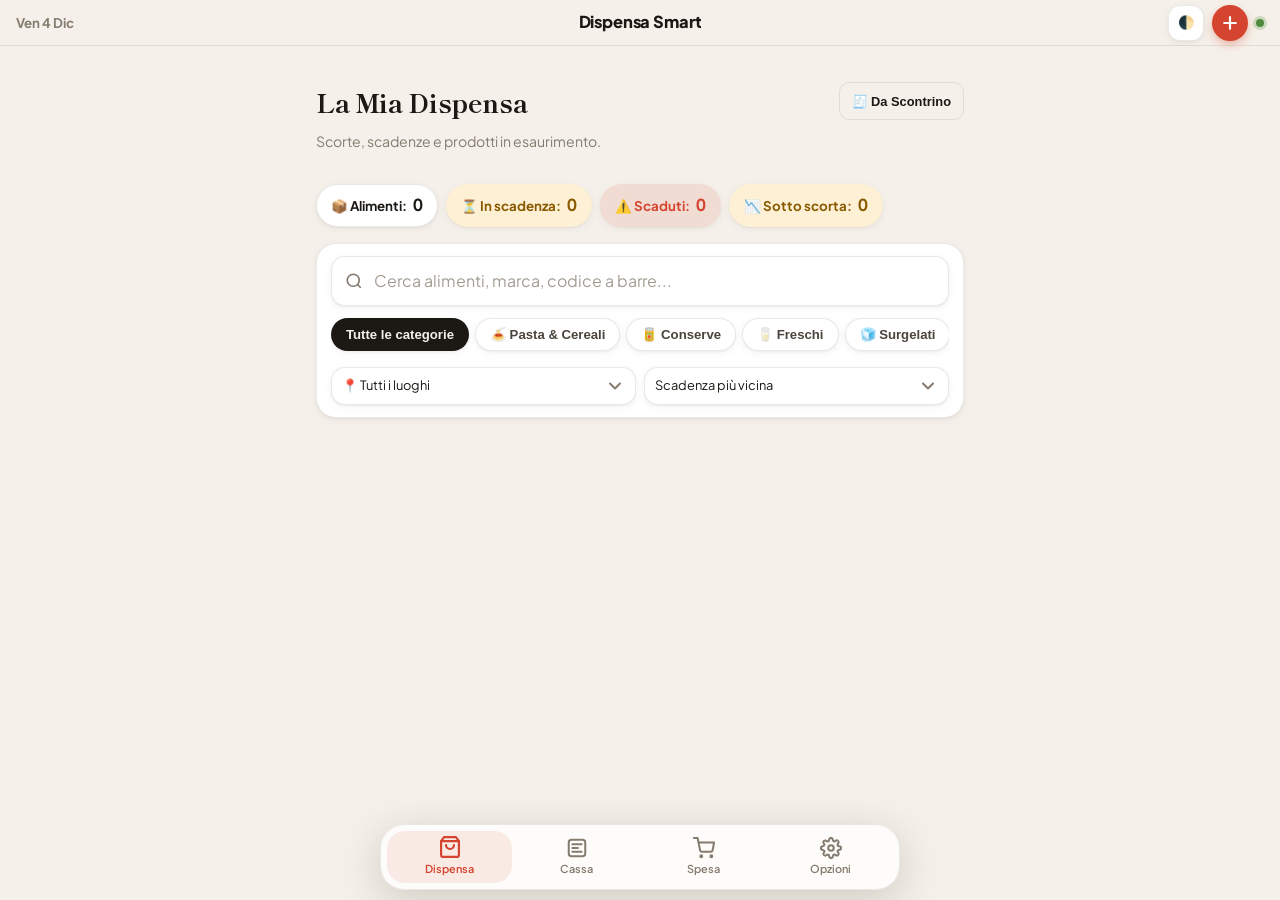
<file: index.html>
<!DOCTYPE html>
<html lang="it">
<head>
  <meta charset="utf-8">
  <meta name="viewport" content="width=device-width, initial-scale=1, maximum-scale=1, user-scalable=no, viewport-fit=cover">
  <title>Dispensa Smart</title>
  <meta name="description" content="Gestione intelligente della dispensa, spesa e cassa continua con lettore barcode e QR code.">

  <!-- Theme color for light/dark matching jp27-trip -->
  <meta name="theme-color" content="#f5f1ea" media="(prefers-color-scheme: light)">
  <meta name="theme-color" content="#0e0d0c" media="(prefers-color-scheme: dark)">
  <meta name="apple-mobile-web-app-capable" content="yes">
  <meta name="mobile-web-app-capable" content="yes">
  <meta name="apple-mobile-web-app-status-bar-style" content="default">
  <meta name="apple-mobile-web-app-title" content="Dispensa">

  <!-- Icons & Manifest -->
  <link rel="manifest" href="manifest.json">
  <link rel="icon" type="image/png" sizes="192x192" href="icons/icon-192.png">
  <link rel="apple-touch-icon" href="icons/apple-touch-icon.png">

  <!-- Fonts Google matching jp27-trip -->
  <link rel="preconnect" href="https://fonts.googleapis.com">
  <link rel="preconnect" href="https://fonts.gstatic.com" crossorigin>
  <link href="https://fonts.googleapis.com/css2?family=Plus+Jakarta+Sans:wght@400;500;600;700;800&family=Shippori+Mincho:wght@800&display=swap" rel="stylesheet">

  <link rel="stylesheet" href="css/style.css">

  <!-- Theme initialization inline script (jp27-trip pattern) -->
  <script>
    try {
      const t = JSON.parse(localStorage.getItem("dispensa:theme") || '""');
      if (t) document.documentElement.dataset.theme = t;
    } catch (e) {}
  </script>
</head>
<body>

  <!-- Header Stile App iPhone (jp27-trip .top) -->
  <header class="top" id="top-bar">
    <div class="tb-l">
      <span class="tbdate" id="header-date">Dispensa</span>
    </div>
    <div class="ctitle" id="ctitle">Dispensa Smart</div>
    <div class="tb-r">
      <button id="theme-toggle-btn" class="round" title="Cambia tema chiaro/scuro" onclick="toggleAppTheme()">
        🌓
      </button>
      <button id="header-add-btn" class="tbplus" title="Nuovo alimento" onclick="window.pantryManager.openAddModal()">
        <svg width="20" height="20" viewBox="0 0 24 24" fill="none" stroke="currentColor" stroke-width="2.6" stroke-linecap="round"><path d="M12 5v14M5 12h14"/></svg>
      </button>
      <span id="connection-sync-dot" class="sync-dot on" title="Stato connessione: Online"></span>
    </div>
  </header>

  <!-- PWA Install / Update Banners -->
  <div class="container" style="padding-bottom: 0;">
    <div id="pwa-update-banner" class="pwa-banner-card update" style="display: none;">
      <div><strong>⚡ Aggiornamento disponibile</strong><div class="muted small">Nuova versione pronta per l'installazione</div></div>
      <button id="btn-apply-update" class="btn small dark">Ricarica</button>
    </div>

    <div id="pwa-install-banner" class="pwa-banner-card install" style="display: none;">
      <div><strong>Installa l'App</strong><div class="muted small">Aggiungila alla Home come app nativa</div></div>
      <button class="btn small primary" onclick="window.pwaManager.promptInstall()">Installa</button>
    </div>
  </div>

  <!-- Main View Container -->
  <main class="container">

    <!-- ============================================================== -->
    <!-- VIEW 1: PANTRY (DISPENSA)                                      -->
    <!-- ============================================================== -->
    <section id="view-pantry" class="view-section active">
      <div style="margin: 4px 0 16px; display: flex; justify-content: space-between; align-items: flex-start; gap: 8px;">
        <div>
          <h2 class="serif">La Mia Dispensa</h2>
          <p class="lead">Scorte, scadenze e prodotti in esaurimento.</p>
        </div>
        <button class="btn small ghost" onclick="window.receiptManager.openReceiptModal()" title="Importa molti articoli da scontrino">
          🧾 Da Scontrino
        </button>
      </div>

      <!-- Quick Metrics Pills (.gpills & .gpill da jp27-trip) -->
      <div class="gpills">
        <div class="gpill">
          <span>📦 Alimenti:</span>
          <b id="stat-total-items">0</b>
        </div>
        <div class="gpill warn">
          <span>⏳ In scadenza:</span>
          <b id="stat-expiring-soon">0</b>
        </div>
        <div class="gpill danger">
          <span>⚠️ Scaduti:</span>
          <b id="stat-expired">0</b>
        </div>
        <div class="gpill warn">
          <span>📉 Sotto scorta:</span>
          <b id="stat-low-stock">0</b>
        </div>
      </div>

      <!-- Search & Chips Filter -->
      <div class="card" style="padding: 12px 14px;">
        <div class="searchbox">
          <svg width="18" height="18" viewBox="0 0 24 24" fill="none" stroke="currentColor" stroke-width="2.2"><circle cx="11" cy="11" r="8"></circle><line x1="21" y1="21" x2="16.65" y2="16.65"></line></svg>
          <input type="text" id="pantry-search" placeholder="Cerca alimenti, marca, codice a barre..." oninput="window.pantryManager.setSearchQuery(this.value)">
        </div>

        <!-- Chips Categorie a Scorrimento Orizzontale (.chips & .chip) -->
        <div class="chips" id="category-pills">
          <button class="chip on" onclick="setCategoryFilter('all', this)">Tutte le categorie</button>
          <button class="chip" onclick="setCategoryFilter('Pasta & Cereali', this)">🍝 Pasta & Cereali</button>
          <button class="chip" onclick="setCategoryFilter('Conserve & Sughi', this)">🥫 Conserve</button>
          <button class="chip" onclick="setCategoryFilter('Freschi & Latticini', this)">🥛 Freschi</button>
          <button class="chip" onclick="setCategoryFilter('Surgelati', this)">🧊 Surgelati</button>
          <button class="chip" onclick="setCategoryFilter('Snack & Dolci', this)">🍪 Snack & Dolci</button>
          <button class="chip" onclick="setCategoryFilter('Bevande', this)">☕ Bevande</button>
          <button class="chip" onclick="setCategoryFilter('Condimenti & Spezie', this)">🧂 Condimenti</button>
          <button class="chip" onclick="setCategoryFilter('Igiene & Casa', this)">🧼 Casa</button>
          <button class="chip" onclick="setCategoryFilter('Altro', this)">📦 Altro</button>
        </div>

        <div style="display: flex; justify-content: space-between; align-items: center; margin-top: 6px; font-size: 0.82rem; gap: 8px;">
          <select style="min-height: 38px; padding: 6px 30px 6px 10px; font-size: 0.82rem;" onchange="window.pantryManager.setFilterLocation(this.value)">
            <option value="all">📍 Tutti i luoghi</option>
            <option value="Dispensa">Dispensa</option>
            <option value="Frigo">Frigo</option>
            <option value="Freezer">Freezer</option>
            <option value="Cantina">Cantina</option>
            <option value="Ripostiglio">Ripostiglio</option>
          </select>

          <select style="min-height: 38px; padding: 6px 30px 6px 10px; font-size: 0.82rem;" onchange="window.pantryManager.setSortBy(this.value)">
            <option value="expiry_asc">Scadenza più vicina</option>
            <option value="name_asc">Nome (A - Z)</option>
            <option value="qty_desc">Quantità maggiore</option>
            <option value="recent">Ultimi aggiornati</option>
          </select>
        </div>
      </div>

      <!-- Pantry Grid -->
      <div id="pantry-grid" class="pantry-grid"></div>

      <!-- Empty State -->
      <div id="pantry-empty-state" class="card" style="display: none; text-align: center; padding: 36px 16px;">
        <div style="font-size: 2.8rem; margin-bottom: 8px;">🥫</div>
        <h3>Nessun alimento trovato</h3>
        <p class="muted small">Aggiungi nuovi alimenti o usa la Cassa Scanner o l'Import da Scontrino.</p>
      </div>
    </section>

    <!-- ============================================================== -->
    <!-- VIEW 2: CASHIER SCANNER (CASSA SUPERMERCATO)                  -->
    <!-- ============================================================== -->
    <section id="view-cashier" class="view-section">
      <div class="cashier-wrap">

        <div style="margin: 4px 0 10px; display: flex; justify-content: space-between; align-items: flex-start; gap: 8px;">
          <div>
            <h2 class="serif">Cassa Continua</h2>
            <p class="lead">Passa i prodotti a nastro con feedback sonoro e aptico.</p>
          </div>
          <button class="btn small" onclick="window.receiptManager.openReceiptModal()" title="Hai uno scontrino intero?">
            🧾 Da Scontrino
          </button>
        </div>

        <!-- Selettore Modalità Cassa (.mode-segmented) -->
        <div class="mode-segmented">
          <button class="mode-seg-btn active" onclick="setCashierMode('pantry_load', this)">📦 Carico Dispensa</button>
          <button class="mode-seg-btn" onclick="setCashierMode('pantry_consume', this)">🍽️ Scarico</button>
          <button class="mode-seg-btn" onclick="setCashierMode('shopping_list', this)">🛒 Lista Spesa</button>
        </div>

        <!-- Camera Viewfinder con Autofocus e Zoom -->
        <div class="camera-container">
          <div id="qr-reader"></div>

          <div id="scanner-overlay" class="scanner-overlay">
            <div class="scanner-frame">
              <div id="scanner-laser-beam" class="scanner-red-laser"></div>
            </div>

            <!-- Controlli Rapidi Floating: Zoom, Autofocus, Torcia, Switch -->
            <div class="cam-controls-top">
              <button id="btn-toggle-zoom" class="btn-cam-zoom" onclick="window.cashierScanner.toggleZoom()" title="Zoom 1x / 2x" style="display: none;">
                1x
              </button>
              <button class="round" onclick="window.cashierScanner.triggerRefocus()" title="Metti a fuoco (Tap to focus)" style="background: rgba(255,255,255,0.88);">
                🎯
              </button>
              <button id="btn-toggle-torch" class="round" onclick="window.cashierScanner.toggleTorch()" title="Torcia" style="display: none; background: rgba(255,255,255,0.88);">
                💡
              </button>
              <button class="round" onclick="window.cashierScanner.switchCamera()" title="Cambia camera" style="background: rgba(255,255,255,0.88);">
                🔄
              </button>
            </div>

            <div class="cam-pill-status" id="scanner-status-text">
              Inquadra il codice a barre • Tocca per mettere a fuoco • Usa 2x per codici piccoli
            </div>
          </div>
        </div>

        <!-- Simulatore Rapido Barcode (jp27-trip style) -->
        <div class="sim-drawer">
          <div class="sim-title">⚡ Simulatore Rapido Cassa (Test Senza Camera)</div>
          <div class="sim-chips">
            <button class="chip" data-code="8076809513753">🍝 Spaghetti Barilla</button>
            <button class="chip" data-code="8005110000000">🥫 Passata Mutti</button>
            <button class="chip" data-code="8001300214619">🥛 Latte Granarolo</button>
            <button class="chip" data-code="8000500310427">🍫 Nutella Ferrero</button>
            <button class="chip" data-code="8000050800010">☕ Caffè Lavazza</button>
            <button class="chip" data-code="8001120790100">🐟 Tonno Rio Mare</button>
          </div>
          <div style="display: flex; gap: 8px;">
            <input type="text" id="manual-barcode-input" placeholder="Digita codice a barre manuale..." style="flex: 1; min-height: 42px; padding: 8px 12px; font-size: 0.9rem;">
            <button id="btn-manual-scan" class="btn small dark">Bip!</button>
            <label class="btn small" style="cursor: pointer;" title="Carica foto barcode">
              📷
              <input type="file" id="qr-input-file" accept="image/*" style="display: none;">
            </label>
          </div>
        </div>

        <!-- Scontrino / Nastro Cassa Live (.receipt-box) -->
        <div class="receipt-box">
          <div class="receipt-head">
            <div style="display: flex; align-items: center; gap: 8px;">
              <span style="font-size: 1.15rem;">🧾</span>
              <strong>Nastro Cassa Supermercato</strong>
            </div>
            <button class="btn small ghost" onclick="window.cashierScanner.clearTicket()">Svuota</button>
          </div>

          <div id="ticket-empty-state" style="padding: 28px 16px; text-align: center;">
            <p class="muted small" style="margin: 0;">Nessun prodotto ancora sul nastro. Scansiona in sequenza continua!</p>
          </div>

          <div id="cashier-ticket-list" class="receipt-tape"></div>

          <div id="ticket-footer" class="receipt-foot" style="display: none;">
            <div>
              <span id="ticket-total-count" class="muted small">0 articoli</span>
              <div id="ticket-total-price" class="receipt-total-val">0,00 €</div>
            </div>
            <button id="cashier-confirm-btn" class="btn primary" onclick="window.cashierScanner.submitTicket()">
              Salva in Dispensa
            </button>
          </div>
        </div>

      </div>
    </section>

    <!-- ============================================================== -->
    <!-- VIEW 3: SHOPPING LIST & EXPENSES TRACKER                       -->
    <!-- ============================================================== -->
    <section id="view-shopping" class="view-section">
      <div style="margin: 4px 0 16px; display: flex; justify-content: space-between; align-items: flex-start; gap: 10px; flex-wrap: wrap;">
        <div>
          <h2 class="serif">Spesa & Budget</h2>
          <p class="lead">Lista intelligente e monitoraggio dei costi.</p>
        </div>
        <div style="display: flex; gap: 6px;">
          <button class="btn small primary" onclick="window.receiptManager.openReceiptModal()">
            🧾 Importa da Scontrino
          </button>
          <button class="btn small" onclick="window.shoppingManager.openManualExpenseModal()">
            + Manuale
          </button>
        </div>
      </div>

      <!-- Riepilogo Mensile jp27-trip Spese -->
      <div class="gpills">
        <div class="gpill ok">
          <span>Speso questo mese:</span>
          <b id="expense-month-total">0,00 €</b>
        </div>
        <div class="gpill">
          <span>Spese:</span>
          <b id="expense-trip-count">0</b>
        </div>
        <div class="gpill">
          <span>Media spesa:</span>
          <b id="expense-avg-amount">0,00 €</b>
        </div>
      </div>

      <!-- Input Rapido Aggiunta Articolo -->
      <div class="card" style="padding: 12px 14px;">
        <div style="display: flex; gap: 8px; flex-wrap: wrap;">
          <input type="text" id="quick-add-input" placeholder="Cosa devi comprare? (es. Caffè, Latte...)" style="flex: 2; min-width: 170px;" onkeypress="if(event.key==='Enter') window.shoppingManager.quickAddItem()">
          <select id="quick-add-category" style="flex: 1; min-width: 130px;">
            <option value="Pasta & Cereali">Pasta & Cereali</option>
            <option value="Conserve & Sughi">Conserve</option>
            <option value="Freschi & Latticini">Freschi</option>
            <option value="Surgelati">Surgelati</option>
            <option value="Snack & Dolci">Snack & Dolci</option>
            <option value="Bevande">Bevande</option>
            <option value="Condimenti & Spezie">Condimenti</option>
            <option value="Igiene & Casa">Igiene / Casa</option>
            <option value="Altro" selected>Altro</option>
          </select>
          <button class="btn primary" onclick="window.shoppingManager.quickAddItem()">+ Aggiungi</button>
        </div>

        <!-- Suggerimenti Dispensa Sotto Scorta -->
        <div id="pantry-low-suggestions" style="margin-top: 14px; padding-top: 10px; border-top: 1px solid var(--line); display: none;">
          <div style="font-size: 0.8rem; font-weight: 700; color: var(--gold); margin-bottom: 6px;">
            💡 Consigliati dalla dispensa (finiti o sotto scorta):
          </div>
          <div id="suggestions-pills" style="display: flex; flex-wrap: wrap; gap: 6px;"></div>
        </div>
      </div>

      <!-- Lista della Spesa -->
      <div class="card" style="padding: 14px 16px;">
        <div style="display: flex; justify-content: space-between; align-items: center; margin-bottom: 12px;">
          <h3 style="margin: 0;">Lista della Spesa</h3>
          <button class="btn small ghost" onclick="window.shoppingManager.clearCompleted()">Pulisci spuntati</button>
        </div>

        <div id="shopping-empty-state" style="padding: 20px; text-align: center;">
          <p class="muted small" style="margin: 0;">La tua lista della spesa è vuota!</p>
        </div>

        <div id="shopping-items-list"></div>

        <div style="margin-top: 14px; padding-top: 12px; border-top: 1px solid var(--line); display: flex; justify-content: space-between; align-items: center; flex-wrap: wrap; gap: 8px;">
          <div>
            <div id="shop-total-count" class="muted small">0 articoli</div>
            <strong id="shop-total-price" style="font-size: 1.05rem;">Previsto: 0,00 €</strong>
          </div>
          <button id="btn-checkout-shopping" class="btn primary" onclick="window.shoppingManager.openCheckoutModal()">
            🎉 Ho Fatto la Spesa! (Carica in Dispensa)
          </button>
        </div>
      </div>

      <!-- Storico Scontrini -->
      <div style="margin-top: 24px;">
        <h3 class="serif" style="margin-bottom: 10px;">Storico Spese & Scontrini</h3>
        <div id="expenses-empty-state" class="card" style="display: none; padding: 20px; text-align: center;">
          <p class="muted small" style="margin: 0;">Nessuna spesa ancora registrata.</p>
        </div>
        <div id="expenses-history-list"></div>
      </div>
    </section>

    <!-- ============================================================== -->
    <!-- VIEW 4: SETTINGS & BACKUP (IMPOSTAZIONI)                       -->
    <!-- ============================================================== -->
    <section id="view-settings" class="view-section">
      <div style="margin: 4px 0 16px;">
        <h2 class="serif">Opzioni & Backup</h2>
        <p class="lead">Personalizzazione tema, audio e backup dati.</p>
      </div>

      <!-- Tema e Aspetto -->
      <div class="card">
        <h3 style="margin-top: 0;">🎨 Aspetto & Tema</h3>
        <div style="display: flex; justify-content: space-between; align-items: center; padding: 8px 0;">
          <div>
            <strong>Tema Grafico</strong>
            <div class="muted small">Chiaro (Wabi-Sabi), Scuro (Sumi) o Automatico</div>
          </div>
          <select id="setting-theme-select" style="max-width: 150px; min-height: 40px; font-size: 0.85rem;" onchange="changeThemeChoice(this.value)">
            <option value="auto">🌓 Sistema</option>
            <option value="light">☀️ Chiaro</option>
            <option value="dark">🌙 Scuro</option>
          </select>
        </div>
      </div>

      <!-- Audio Cassa -->
      <div class="card">
        <h3 style="margin-top: 0;">🔊 Feedback Cassa</h3>
        <div style="display: flex; justify-content: space-between; align-items: center; padding: 8px 0; border-bottom: 1px solid var(--line);">
          <div>
            <strong>Disattiva Audio (Muto)</strong>
            <div class="muted small">Disattiva i bip da scanner supermercato</div>
          </div>
          <input type="checkbox" id="setting-mute-sound" style="width: 24px; height: 24px; accent-color: var(--shu);">
        </div>
        <div style="display: flex; justify-content: space-between; align-items: center; padding: 12px 0 4px;">
          <div>
            <strong>Volume Segnale Acustico</strong>
            <div class="muted small">Intensità del bip alla scansione</div>
          </div>
          <input type="range" id="setting-volume" min="0" max="1" step="0.1" value="0.7" style="accent-color: var(--shu);">
        </div>
      </div>

      <!-- Backup JSON -->
      <div class="card">
        <h3 style="margin-top: 0;">💾 Dati & Salvataggio</h3>
        <p class="muted small" style="margin-bottom: 14px;">
          Tutti i dati sono memorizzati in IndexedDB sul tuo browser e rimangono disponibili anche offline.
        </p>
        <div class="btns">
          <button id="btn-export-data" class="btn">📥 Scarica Backup JSON</button>
          <label class="btn" style="cursor: pointer;">
            📤 Ripristina
            <input type="file" id="input-import-data" accept=".json" style="display: none;">
          </label>
          <button id="btn-reset-db" class="btn ghost" style="color: var(--shu);">🔄 Dati di Esempio</button>
        </div>
      </div>

      <!-- PWA Status -->
      <div class="card">
        <h3 style="margin-top: 0;">📱 Progressive Web App</h3>
        <div style="display: flex; justify-content: space-between; padding: 6px 0; font-size: 0.88rem;">
          <span class="muted">Service Worker:</span>
          <span class="pill ok">Attivo (Offline First)</span>
        </div>
        <div style="display: flex; justify-content: space-between; padding: 6px 0; font-size: 0.88rem;">
          <span class="muted">Storage:</span>
          <strong>IndexedDB</strong>
        </div>
        <div style="margin-top: 14px;">
          <button class="btn primary" style="width: 100%;" onclick="window.pwaManager.promptInstall()">
            📲 Installa App sul Dispositivo
          </button>
        </div>
      </div>
    </section>

  </main>

  <!-- ============================================================== -->
  <!-- MODALS (Fogli Scorrevoli dal Basso .sheet da jp27-trip)        -->
  <!-- ============================================================== -->

  <!-- Modal 1: Aggiungi / Modifica Alimento -->
  <div id="modal-item" class="sheet" hidden>
    <div class="sheet-bg" onclick="window.pantryManager.closeModal()"></div>
    <div class="sheet-card" role="dialog" aria-modal="true">
      <div class="sheet-top">
        <div class="grab" aria-hidden="true"></div>
        <button class="sheet-x" onclick="window.pantryManager.closeModal()" aria-label="Chiudi">✕</button>
      </div>
      <div class="sheet-body">
        <h2 class="serif" id="modal-title" style="margin: 0 0 10px;">Nuovo Alimento</h2>
        <input type="hidden" id="form-pantry-id">

        <div>
          <label class="muted small">Codice a Barre / QR Code (opzionale)</label>
          <input type="text" id="form-barcode" placeholder="es. 8076809513753">
        </div>

        <div>
          <label class="muted small">Nome Alimento *</label>
          <input type="text" id="form-name" placeholder="es. Spaghetti n.5" required>
        </div>

        <div>
          <label class="muted small">Marca / Produttore</label>
          <input type="text" id="form-brand" placeholder="es. Barilla">
        </div>

        <div style="display: grid; grid-template-columns: 1fr 1fr; gap: 10px;">
          <div>
            <label class="muted small">Categoria</label>
            <select id="form-category">
              <option value="Pasta & Cereali">Pasta & Cereali</option>
              <option value="Conserve & Sughi">Conserve & Sughi</option>
              <option value="Freschi & Latticini">Freschi & Latticini</option>
              <option value="Surgelati">Surgelati</option>
              <option value="Snack & Dolci">Snack & Dolci</option>
              <option value="Bevande">Bevande</option>
              <option value="Condimenti & Spezie">Condimenti</option>
              <option value="Igiene & Casa">Igiene / Casa</option>
              <option value="Altro">Altro</option>
            </select>
          </div>
          <div>
            <label class="muted small">Luogo</label>
            <select id="form-location">
              <option value="Dispensa">Dispensa</option>
              <option value="Frigo">Frigo</option>
              <option value="Freezer">Freezer</option>
              <option value="Cantina">Cantina</option>
              <option value="Ripostiglio">Ripostiglio</option>
            </select>
          </div>
        </div>

        <div style="display: grid; grid-template-columns: 1fr 1fr; gap: 10px;">
          <div>
            <label class="muted small">Quantità</label>
            <input type="number" id="form-qty" value="1" min="0" step="1">
          </div>
          <div>
            <label class="muted small">Unità</label>
            <select id="form-unit">
              <option value="pz">Pezzi (pz)</option>
              <option value="kg">Chilogrammi (kg)</option>
              <option value="g">Grammi (g)</option>
              <option value="L">Litri (L)</option>
              <option value="ml">Millilitri (ml)</option>
              <option value="bottiglie">Bottiglie</option>
              <option value="scatole">Scatole</option>
            </select>
          </div>
        </div>

        <div style="display: grid; grid-template-columns: 1fr 1fr; gap: 10px;">
          <div>
            <label class="muted small">Scorta Minima</label>
            <input type="number" id="form-min-qty" value="1" min="0" step="1">
          </div>
          <div>
            <label class="muted small">Prezzo Unitario (€)</label>
            <input type="number" id="form-price" value="1.50" step="0.05" min="0">
          </div>
        </div>

        <div>
          <label class="muted small">Data di Scadenza</label>
          <input type="date" id="form-expiry">
        </div>

        <div>
          <label class="muted small">Note</label>
          <input type="text" id="form-notes" placeholder="Note facoltative...">
        </div>

        <div class="btns" style="margin-top: 14px;">
          <button class="btn ghost" onclick="window.pantryManager.closeModal()">Annulla</button>
          <button class="btn primary" onclick="window.pantryManager.saveFromModal()">Salva Alimento</button>
        </div>
      </div>
    </div>
  </div>

  <!-- Modal 2: Finalizza Spesa -->
  <div id="modal-checkout-spesa" class="sheet" hidden>
    <div class="sheet-bg" onclick="window.shoppingManager.closeCheckoutModal()"></div>
    <div class="sheet-card" role="dialog" aria-modal="true">
      <div class="sheet-top">
        <div class="grab" aria-hidden="true"></div>
        <button class="sheet-x" onclick="window.shoppingManager.closeCheckoutModal()">✕</button>
      </div>
      <div class="sheet-body">
        <h2 class="serif" style="margin: 0 0 4px;">🎉 Carica in Dispensa</h2>
        <p id="checkout-items-summary" style="color: var(--shu); font-weight: 700; margin: 0 0 12px;"></p>

        <div>
          <label class="muted small">Supermercato / Negozio</label>
          <input type="text" id="checkout-store-name" value="Supermercato">
        </div>

        <div>
          <label class="muted small">Totale Speso dallo Scontrino (€)</label>
          <input type="number" id="checkout-total-amount" step="0.01" min="0">
        </div>

        <div>
          <label class="muted small">Data Spesa</label>
          <input type="date" id="checkout-date">
        </div>

        <div class="btns" style="margin-top: 14px;">
          <button class="btn ghost" onclick="window.shoppingManager.closeCheckoutModal()">Annulla</button>
          <button class="btn primary" onclick="window.shoppingManager.confirmCheckout()">Conferma Carico</button>
        </div>
      </div>
    </div>
  </div>

  <!-- Modal 3: Registra Scontrino Manuale -->
  <div id="modal-manual-expense" class="sheet" hidden>
    <div class="sheet-bg" onclick="window.shoppingManager.closeManualExpenseModal()"></div>
    <div class="sheet-card" role="dialog" aria-modal="true">
      <div class="sheet-top">
        <div class="grab" aria-hidden="true"></div>
        <button class="sheet-x" onclick="window.shoppingManager.closeManualExpenseModal()">✕</button>
      </div>
      <div class="sheet-body">
        <h2 class="serif" style="margin: 0 0 10px;">🧾 Registra Spesa</h2>

        <div>
          <label class="muted small">Supermercato *</label>
          <input type="text" id="manual-exp-store" placeholder="es. Esselunga, Coop, Conad...">
        </div>

        <div>
          <label class="muted small">Totale Speso (€) *</label>
          <input type="number" id="manual-exp-amount" placeholder="es. 45.80" step="0.01" min="0">
        </div>

        <div style="display: grid; grid-template-columns: 1fr 1fr; gap: 10px;">
          <div>
            <label class="muted small">Data Scontrino</label>
            <input type="date" id="manual-exp-date">
          </div>
          <div>
            <label class="muted small">N° Articoli</label>
            <input type="number" id="manual-exp-items" placeholder="12" min="1">
          </div>
        </div>

        <div>
          <label class="muted small">Note</label>
          <input type="text" id="manual-exp-notes" placeholder="Spesa settimanale...">
        </div>

        <div class="btns" style="margin-top: 14px;">
          <button class="btn ghost" onclick="window.shoppingManager.closeManualExpenseModal()">Annulla</button>
          <button class="btn primary" onclick="window.shoppingManager.saveManualExpense()">Salva Scontrino</button>
        </div>
      </div>
    </div>
  </div>

  <!-- Modal 4: Importa da Scontrino (Foto OCR o Testo) -->
  <div id="modal-receipt-import" class="sheet" hidden>
    <div class="sheet-bg" onclick="window.receiptManager.closeReceiptModal()"></div>
    <div class="sheet-card" role="dialog" aria-modal="true" style="max-height: 94vh;">
      <div class="sheet-top">
        <div class="grab" aria-hidden="true"></div>
        <button class="sheet-x" onclick="window.receiptManager.closeReceiptModal()">✕</button>
      </div>
      <div class="sheet-body" style="padding-bottom: 24px;">
        <h2 class="serif" style="margin: 0 0 4px;">🧾 Importa da Scontrino</h2>
        <p class="muted small" style="margin: 0 0 14px;">
          Carica la foto dello scontrino o incolla il testo per importare decine di articoli in dispensa in un colpo solo.
        </p>

        <!-- Selettore sorgente: Foto o Testo -->
        <div style="display: flex; gap: 8px; margin-bottom: 12px; flex-wrap: wrap;">
          <label class="btn small primary" style="flex: 1; min-width: 180px; cursor: pointer; text-align: center;">
            📷 Scatta o Carica Foto Scontrino
            <input type="file" id="receipt-file-input" accept="image/*" style="display: none;" onchange="window.receiptManager.processReceiptImage(this.files[0])">
          </label>
          <button class="btn small ghost" onclick="window.receiptManager.loadSampleReceipt()" title="Prova con scontrino di esempio">
            ⚡ Carica Esempio
          </button>
        </div>

        <!-- Indicatore Progresso OCR -->
        <div id="receipt-ocr-status" style="display: none; background: var(--card-2); padding: 12px; border-radius: 14px; border: 1px solid var(--line); margin-bottom: 12px;">
          <div id="receipt-ocr-status-text" class="muted small" style="font-weight: 600;">Analisi OCR in corso...</div>
          <div class="progress-wrap">
            <div id="receipt-ocr-progress" class="progress-bar" style="width: 20%;"></div>
          </div>
        </div>

        <!-- Area Incolla / Modifica Testo Scontrino -->
        <div>
          <label class="muted small" style="font-weight: 600; display: block; margin-bottom: 4px;">
            Testo dello scontrino (da foto o incollato):
          </label>
          <textarea id="receipt-textarea" rows="5" placeholder="Incolla qui le righe dello scontrino, es:&#10;SPAGHETTI BARILLA 1,15&#10;PASSATA MUTTI 1,49&#10;LATTE FRESCO 1,35&#10;BISCOTTI MULINO BIANCO 2,89" style="font-family: monospace; font-size: 0.85rem; line-height: 1.4;"></textarea>
          <div style="display: flex; justify-content: flex-end; margin-top: 8px;">
            <button class="btn small dark" onclick="window.receiptManager.parseTextInput()">
              🔍 Analizza Righe Scontrino
            </button>
          </div>
        </div>

        <!-- Risultati Analisi Scontrino (Tabella di Revisione) -->
        <div id="receipt-results-container" style="display: none; margin-top: 14px;">
          <div style="display: flex; justify-content: space-between; align-items: center; margin-bottom: 8px;">
            <h3 style="margin: 0; font-size: 1rem;">Articoli Rilevati dallo Scontrino</h3>
            <span id="receipt-items-count" class="pill ok" style="font-size: 0.75rem;">0 articoli</span>
          </div>

          <div style="display: grid; grid-template-columns: 1fr 1fr; gap: 8px; margin-bottom: 10px;">
            <div>
              <label class="muted small">Supermercato</label>
              <input type="text" id="receipt-store-input" value="Supermercato" style="min-height: 38px; padding: 6px 10px; font-size: 0.85rem;">
            </div>
            <div>
              <label class="muted small">Data Scontrino</label>
              <input type="date" id="receipt-date-input" style="min-height: 38px; padding: 6px 10px; font-size: 0.85rem;">
            </div>
          </div>

          <div class="receipt-parse-container">
            <table class="receipt-parse-table">
              <thead>
                <tr>
                  <th style="width: 36px; text-align: center;">Usa</th>
                  <th>Alimento</th>
                  <th>Categoria</th>
                  <th>Luogo</th>
                  <th style="width: 70px;">Q.tà</th>
                  <th style="width: 75px; text-align: right;">Prezzo €</th>
                  <th style="width: 32px;"></th>
                </tr>
              </thead>
              <tbody id="receipt-items-tbody"></tbody>
            </table>
          </div>

          <div style="display: flex; justify-content: space-between; align-items: center; margin-top: 14px; padding-top: 12px; border-top: 1px solid var(--line); flex-wrap: wrap; gap: 8px;">
            <div>
              <span class="muted small">Totale Spesa:</span>
              <strong id="receipt-total-amount" style="font-size: 1.25rem; color: var(--shu); display: block;">0,00 €</strong>
            </div>
            <button class="btn primary" onclick="window.receiptManager.commitReceiptToPantry()">
              ✅ Importa Tutti in Dispensa
            </button>
          </div>
        </div>

      </div>
    </div>
  </div>

  <!-- Toast Notification Container -->
  <div id="toast-container"></div>

  <!-- Bottom Navigation Bar Floating Glass (.tabs da jp27-trip) -->
  <nav class="tabs" id="tabs">
    <a href="#pantry" class="tab-link on" data-view="pantry">
      <svg viewBox="0 0 24 24" fill="none" stroke="currentColor" stroke-width="2.2" stroke-linecap="round" stroke-linejoin="round">
        <path d="M6 2L3 6v14a2 2 0 0 0 2 2h14a2 2 0 0 0 2-2V6l-3-4z"></path>
        <line x1="3" y1="6" x2="21" y2="6"></line>
        <path d="M16 10a4 4 0 0 1-8 0"></path>
      </svg>
      <span>Dispensa</span>
    </a>

    <a href="#cashier" class="tab-link" data-view="cashier">
      <svg viewBox="0 0 24 24" fill="none" stroke="currentColor" stroke-width="2.2" stroke-linecap="round" stroke-linejoin="round">
        <rect x="3" y="3" width="18" height="18" rx="3"></rect>
        <path d="M7 8h10M7 12h6M7 16h10"></path>
      </svg>
      <span>Cassa</span>
    </a>

    <a href="#shopping" class="tab-link" data-view="shopping">
      <svg viewBox="0 0 24 24" fill="none" stroke="currentColor" stroke-width="2.2" stroke-linecap="round" stroke-linejoin="round">
        <circle cx="9" cy="21" r="1"></circle>
        <circle cx="20" cy="21" r="1"></circle>
        <path d="M1 1h4l2.68 13.39a2 2 0 0 0 2 1.61h9.72a2 2 0 0 0 2-1.61L23 6H6"></path>
      </svg>
      <span>Spesa</span>
    </a>

    <a href="#settings" class="tab-link" data-view="settings">
      <svg viewBox="0 0 24 24" fill="none" stroke="currentColor" stroke-width="2.2" stroke-linecap="round" stroke-linejoin="round">
        <circle cx="12" cy="12" r="3"></circle>
        <path d="M19.4 15a1.65 1.65 0 0 0 .33 1.82l.06.06a2 2 0 0 1 0 2.83 2 2 0 0 1-2.83 0l-.06-.06a1.65 1.65 0 0 0-1.82-.33 1.65 1.65 0 0 0-1 1.51V21a2 2 0 0 1-2 2 2 2 0 0 1-2-2v-.09A1.65 1.65 0 0 0 9 19.4a1.65 1.65 0 0 0-1.82.33l-.06.06a2 2 0 0 1-2.83 0 2 2 0 0 1 0-2.83l.06-.06a1.65 1.65 0 0 0 .33-1.82 1.65 1.65 0 0 0-1.51-1H3a2 2 0 0 1-2-2 2 2 0 0 1 2-2h.09A1.65 1.65 0 0 0 4.6 9a1.65 1.65 0 0 0-.33-1.82l-.06-.06a2 2 0 0 1 0-2.83 2 2 0 0 1 2.83 0l.06.06a1.65 1.65 0 0 0 1.82.33H9a1.65 1.65 0 0 0 1-1.51V3a2 2 0 0 1 2-2 2 2 0 0 1 2 2v.09a1.65 1.65 0 0 0 1 1.51 1.65 1.65 0 0 0 1.82-.33l.06-.06a2 2 0 0 1 2.83 0 2 2 0 0 1 0 2.83l-.06.06a1.65 1.65 0 0 0-.33 1.82V9a1.65 1.65 0 0 0 1.51 1H21a2 2 0 0 1 2 2 2 2 0 0 1-2 2h-.09a1.65 1.65 0 0 0-1.51 1z"></path>
      </svg>
      <span>Opzioni</span>
    </a>
  </nav>

  <!-- Scripts -->
  <script src="lib/html5-qrcode.min.js"></script>
  <script src="lib/tesseract.min.js"></script>
  <script src="js/audio.js"></script>
  <script src="js/db.js"></script>
  <script src="js/api.js"></script>
  <script src="js/receipt.js"></script>
  <script src="js/scanner.js"></script>
  <script src="js/pantry.js"></script>
  <script src="js/shopping.js"></script>
  <script src="js/pwa.js"></script>
  <script src="js/app.js"></script>

  <script>
    function setCategoryFilter(cat, btn) {
      document.querySelectorAll('#category-pills .chip').forEach(p => p.classList.remove('on'));
      btn.classList.add('on');
      window.pantryManager.setFilterCategory(cat);
    }

    function setCashierMode(mode, btn) {
      document.querySelectorAll('.mode-seg-btn').forEach(b => b.classList.remove('active'));
      btn.classList.add('active');
      window.cashierScanner.setMode(mode);
    }

    function toggleAppTheme() {
      const cur = document.documentElement.dataset.theme;
      let next = 'dark';
      if (cur === 'dark') next = 'light';
      else if (cur === 'light') next = '';
      else next = 'dark';

      if (next) {
        document.documentElement.dataset.theme = next;
        localStorage.setItem("dispensa:theme", JSON.stringify(next));
      } else {
        delete document.documentElement.dataset.theme;
        localStorage.removeItem("dispensa:theme");
      }
      const select = document.getElementById('setting-theme-select');
      if (select) select.value = next || 'auto';
    }

    function changeThemeChoice(val) {
      if (val === 'auto') {
        delete document.documentElement.dataset.theme;
        localStorage.removeItem("dispensa:theme");
      } else {
        document.documentElement.dataset.theme = val;
        localStorage.setItem("dispensa:theme", JSON.stringify(val));
      }
    }
  </script>
</body>
</html>
</file>
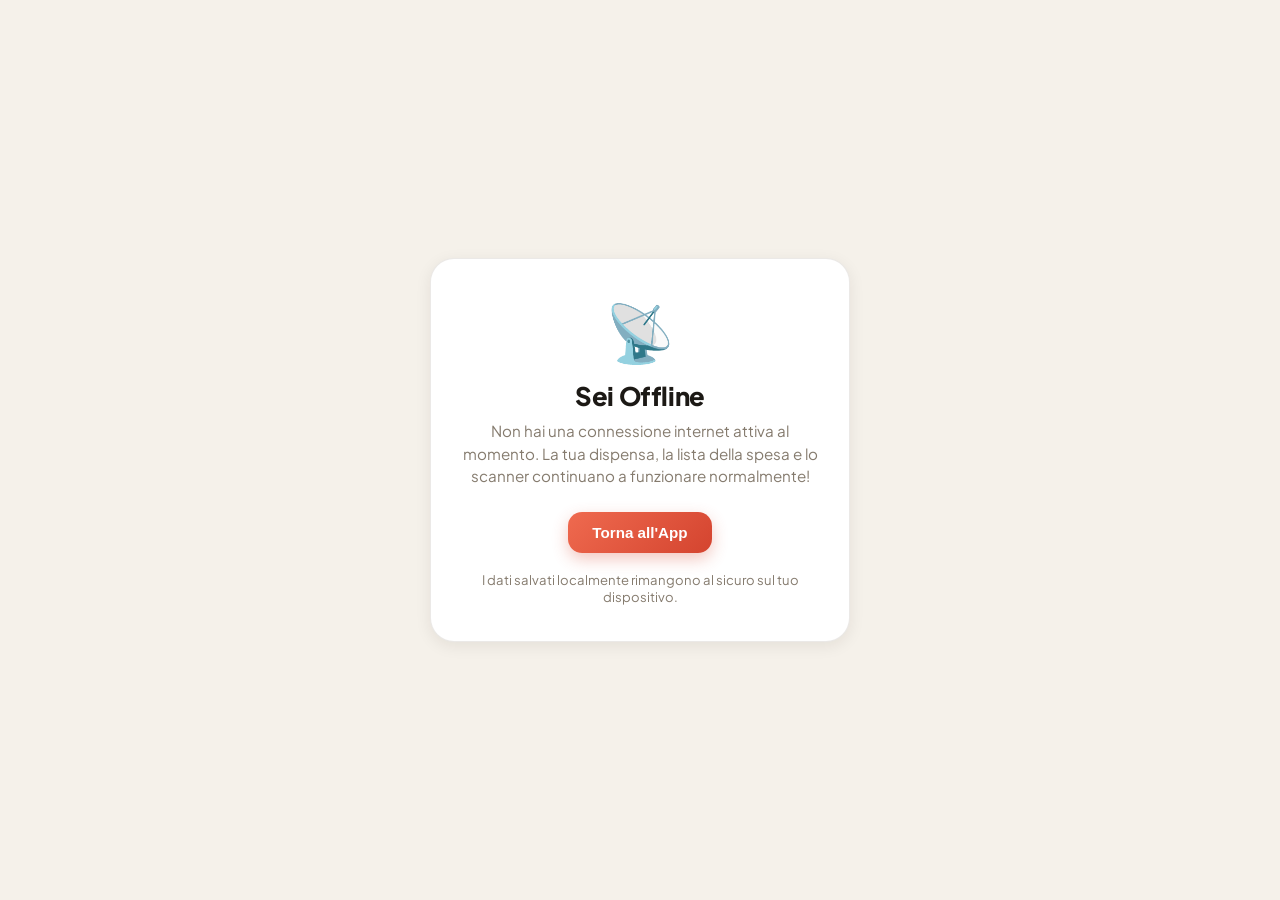
<file: offline.html>
<!DOCTYPE html>
<html lang="it">
<head>
  <meta charset="utf-8">
  <meta name="viewport" content="width=device-width, initial-scale=1, maximum-scale=1, user-scalable=no, viewport-fit=cover">
  <title>Non Connesso - Dispensa Smart</title>
  <meta name="theme-color" content="#f5f1ea" media="(prefers-color-scheme: light)">
  <meta name="theme-color" content="#0e0d0c" media="(prefers-color-scheme: dark)">
  <link rel="preconnect" href="https://fonts.googleapis.com">
  <link rel="preconnect" href="https://fonts.gstatic.com" crossorigin>
  <link href="https://fonts.googleapis.com/css2?family=Plus+Jakarta+Sans:wght@400;600;700;800&family=Shippori+Mincho:wght@800&display=swap" rel="stylesheet">
  <script>
    try {
      const t = JSON.parse(localStorage.getItem("dispensa:theme") || '""');
      if (t) document.documentElement.dataset.theme = t;
    } catch (e) {}
  </script>
  <style>
    :root {
      --bg: #f5f1ea;
      --card: #ffffff;
      --ink: #1c1915;
      --muted: #857b6e;
      --line: rgba(60, 45, 25, 0.10);
      --shu: #d4442f;
      --shu-2: #ef6a4f;
      --r: 24px;
      --shadow: 0 4px 16px rgba(40, 25, 10, 0.08);
      --font: "Plus Jakarta Sans", -apple-system, BlinkMacSystemFont, "Segoe UI", sans-serif;
    }
    @media (prefers-color-scheme: dark) {
      :root:not([data-theme="light"]) {
        --bg: #0e0d0c;
        --card: #1a1815;
        --ink: #f4efe7;
        --muted: #958b7d;
        --line: rgba(255, 240, 220, 0.09);
        --shu: #f0644c;
        --shu-2: #ff8a6b;
        --shadow: 0 4px 20px rgba(0, 0, 0, 0.4);
      }
    }
    :root[data-theme="dark"] {
      --bg: #0e0d0c;
      --card: #1a1815;
      --ink: #f4efe7;
      --muted: #958b7d;
      --line: rgba(255, 240, 220, 0.09);
      --shu: #f0644c;
      --shu-2: #ff8a6b;
      --shadow: 0 4px 20px rgba(0, 0, 0, 0.4);
    }
    * { box-sizing: border-box; margin: 0; padding: 0; }
    body {
      background: var(--bg);
      color: var(--ink);
      font-family: var(--font);
      display: grid;
      place-items: center;
      min-height: 100vh;
      padding: 20px;
      text-align: center;
    }
    .card {
      background: var(--card);
      border: 1px solid var(--line);
      border-radius: var(--r);
      padding: 36px 24px;
      max-width: 420px;
      box-shadow: var(--shadow);
    }
    .icon {
      font-size: 3.5rem;
      margin-bottom: 12px;
      display: inline-block;
    }
    h1 {
      font-size: 1.6rem;
      font-weight: 800;
      margin-bottom: 8px;
      color: var(--ink);
      letter-spacing: -0.015em;
    }
    p {
      color: var(--muted);
      font-size: 0.95rem;
      line-height: 1.5;
      margin-bottom: 24px;
    }
    .btn {
      display: inline-flex;
      align-items: center;
      justify-content: center;
      gap: 8px;
      background: linear-gradient(135deg, var(--shu-2), var(--shu));
      color: #fff;
      font-weight: 700;
      font-size: 0.95rem;
      padding: 12px 24px;
      border-radius: 14px;
      border: none;
      cursor: pointer;
      text-decoration: none;
      box-shadow: 0 6px 16px rgba(212, 68, 47, 0.3);
      transition: transform 0.15s;
    }
    .btn:active { transform: scale(0.97); }
    .note {
      margin-top: 18px;
      font-size: 0.82rem;
      color: var(--muted);
    }
  </style>
</head>
<body>
  <div class="card">
    <div class="icon">📡</div>
    <h1>Sei Offline</h1>
    <p>Non hai una connessione internet attiva al momento. La tua dispensa, la lista della spesa e lo scanner continuano a funzionare normalmente!</p>
    <button class="btn" onclick="window.location.href='./index.html'">
      Torna all'App
    </button>
    <div class="note">I dati salvati localmente rimangono al sicuro sul tuo dispositivo.</div>
  </div>
</body>
</html>
</file>
<file: css/style.css>
/* ==========================================================================
   Dispensa & Cassa Smart - Design System ispirato a jp27-trip
   Palette Wabi-Sabi, Vermiglio Torii (--shu), Inchiostro Sumi (--ink),
   Vetro Floating Glass (--glass), Schede iOS e Tipografia Plus Jakarta Sans
   ========================================================================== */

@import url('https://fonts.googleapis.com/css2?family=Plus+Jakarta+Sans:wght@400;500;600;700;800&family=Shippori+Mincho:wght@800&display=swap');

/* --- Tokens Principali (jp27-trip) --- */
:root {
  --bg: #f5f1ea;
  --bg-2: #ece6db;
  --card: #ffffff;
  --card-2: #faf7f2;
  --ink: #1c1915;
  --ink-2: #4a443c;
  --muted: #857b6e;
  --line: rgba(60, 45, 25, 0.10);
  
  /* Accenti Giapponesi */
  --shu: #d4442f;          /* Rosso Vermiglio Torii */
  --shu-2: #ef6a4f;
  --shu-soft: rgba(212, 68, 47, 0.10);
  --ai: #2b4c7e;           /* Blu Indigo / Ai-iro */
  --gold: #c89b3c;
  --ok: #4f8a3c;           /* Verde Matcha */
  --ok-soft: rgba(79, 138, 60, 0.12);
  --warn-bg: #fdf0d5;
  --warn-fg: #8a5a00;
  --danger-bg: rgba(212, 68, 47, 0.12);
  --danger-fg: #d4442f;

  --glass: rgba(255, 255, 255, 0.78);
  --shadow-s: 0 1px 2px rgba(40, 25, 10, 0.05), 0 2px 8px rgba(40, 25, 10, 0.05);
  --shadow: 0 2px 6px rgba(40, 25, 10, 0.05), 0 12px 32px rgba(40, 25, 10, 0.08);
  --shadow-l: 0 10px 40px rgba(40, 25, 10, 0.18);
  
  --r: 20px;
  --r-s: 14px;
  --nav-h: 66px;
  --font: "Plus Jakarta Sans", -apple-system, BlinkMacSystemFont, "Segoe UI", Roboto, sans-serif;
  --serif: "Shippori Mincho", "Hiragino Mincho ProN", Georgia, serif;
  --ease: cubic-bezier(0.32, 0.72, 0, 1);
  color-scheme: light;
}

/* Modalità Scura (Automatica da sistema o forzata con data-theme="dark") */
@media (prefers-color-scheme: dark) {
  :root:not([data-theme="light"]) {
    --bg: #0e0d0c;
    --bg-2: #171512;
    --card: #1a1815;
    --card-2: #22201b;
    --ink: #f4efe7;
    --ink-2: #d2cabd;
    --muted: #958b7d;
    --line: rgba(255, 240, 220, 0.09);
    --shu: #f0644c;
    --shu-2: #ff8a6b;
    --shu-soft: rgba(240, 100, 76, 0.14);
    --ai: #8fb3e8;
    --gold: #e0b75a;
    --ok: #8cc36a;
    --ok-soft: rgba(140, 195, 106, 0.15);
    --warn-bg: rgba(224, 183, 90, 0.14);
    --warn-fg: #e9c06a;
    --danger-bg: rgba(240, 100, 76, 0.18);
    --danger-fg: #ff7d66;
    --glass: rgba(26, 24, 21, 0.78);
    --shadow-s: 0 1px 2px rgba(0, 0, 0, 0.4);
    --shadow: 0 2px 6px rgba(0, 0, 0, 0.3), 0 12px 32px rgba(0, 0, 0, 0.35);
    --shadow-l: 0 10px 40px rgba(0, 0, 0, 0.6);
    color-scheme: dark;
  }
}

:root[data-theme="dark"] {
  --bg: #0e0d0c;
  --bg-2: #171512;
  --card: #1a1815;
  --card-2: #22201b;
  --ink: #f4efe7;
  --ink-2: #d2cabd;
  --muted: #958b7d;
  --line: rgba(255, 240, 220, 0.09);
  --shu: #f0644c;
  --shu-2: #ff8a6b;
  --shu-soft: rgba(240, 100, 76, 0.14);
  --ai: #8fb3e8;
  --gold: #e0b75a;
  --ok: #8cc36a;
  --ok-soft: rgba(140, 195, 106, 0.15);
  --warn-bg: rgba(224, 183, 90, 0.14);
  --warn-fg: #e9c06a;
  --danger-bg: rgba(240, 100, 76, 0.18);
  --danger-fg: #ff7d66;
  --glass: rgba(26, 24, 21, 0.78);
  --shadow-s: 0 1px 2px rgba(0, 0, 0, 0.4);
  --shadow: 0 2px 6px rgba(0, 0, 0, 0.3), 0 12px 32px rgba(0, 0, 0, 0.35);
  --shadow-l: 0 10px 40px rgba(0, 0, 0, 0.6);
  color-scheme: dark;
}

/* --- Base & Reset App-Like --- */
* {
  box-sizing: border-box;
  -webkit-tap-highlight-color: transparent;
}

[hidden] {
  display: none !important;
}

html, body {
  margin: 0;
  height: 100%;
  overflow-x: hidden;
  touch-action: pan-x pan-y;
  background-color: var(--bg);
  color: var(--ink);
  font-family: var(--font);
  font-size: 0.98rem;
  line-height: 1.5;
  -webkit-font-smoothing: antialiased;
  transition: background-color 0.3s ease, color 0.3s ease;
}

body {
  padding-bottom: calc(var(--nav-h) + 24px + env(safe-area-inset-bottom));
}

img, a {
  -webkit-user-drag: none;
  -webkit-touch-callout: none;
}

input, textarea, select, [contenteditable="true"] {
  -webkit-user-select: text;
  user-select: text;
}

/* Typography jp27-trip */
h1, h2, h3, h4 {
  letter-spacing: -0.015em;
  color: var(--ink);
}

h2 {
  font-size: 1.65rem;
  font-weight: 800;
  margin: 4px 0 6px;
  line-height: 1.2;
}

h3 {
  font-size: 1.08rem;
  font-weight: 700;
  margin: 20px 0 10px;
}

.serif {
  font-family: var(--serif);
  font-weight: 800;
}

.muted {
  color: var(--muted);
}

.lead {
  color: var(--muted);
  font-size: 0.9rem;
  margin-bottom: 16px;
}

/* ==========================================================================
   Header da App iPhone (jp27-trip .top)
   ========================================================================== */
.top {
  position: sticky;
  top: 0;
  z-index: 25;
  display: grid;
  grid-template-columns: minmax(0, 1fr) auto minmax(0, 1fr);
  align-items: center;
  gap: 8px;
  min-height: calc(46px + env(safe-area-inset-top));
  padding: env(safe-area-inset-top) 16px 0;
  background: var(--bg);
  border-bottom: 0.5px solid var(--line);
  transition: border-color 0.2s, background-color 0.3s;
}

.tb-l {
  justify-self: start;
  min-width: 0;
  display: flex;
  align-items: center;
  gap: 8px;
}

.tbdate {
  color: var(--muted);
  font-weight: 700;
  font-size: 0.85rem;
  white-space: nowrap;
}

.ctitle {
  font-size: 1.05rem;
  font-weight: 800;
  letter-spacing: -0.01em;
  color: var(--ink);
  white-space: nowrap;
  overflow: hidden;
  text-overflow: ellipsis;
  text-align: center;
}

.tb-r {
  justify-self: end;
  display: flex;
  align-items: center;
  gap: 8px;
}

/* Pulsante circolare vermiglio per Nuova Aggiunta (.tbplus) */
.tbplus {
  width: 36px;
  height: 36px;
  border-radius: 99px;
  border: 0;
  background: var(--shu);
  color: #fff;
  display: grid;
  place-items: center;
  box-shadow: 0 4px 12px -3px color-mix(in srgb, var(--shu) 60%, transparent);
  cursor: pointer;
  transition: transform 0.15s var(--ease);
}
.tbplus:active {
  transform: scale(0.92);
}

.round {
  width: 36px;
  height: 36px;
  border-radius: 12px;
  border: 1px solid var(--line);
  background: var(--card);
  color: var(--ink);
  display: grid;
  place-items: center;
  cursor: pointer;
  box-shadow: var(--shadow-s);
  transition: transform 0.15s, background 0.2s;
}
.round:active {
  transform: scale(0.92);
}

.sync-dot {
  width: 8px;
  height: 8px;
  border-radius: 50%;
  background: var(--muted);
  display: inline-block;
  transition: all 0.3s;
}
.sync-dot.on {
  background: var(--ok);
  box-shadow: 0 0 0 3px color-mix(in srgb, var(--ok) 25%, transparent);
}
.sync-dot.offline {
  background: var(--shu);
  box-shadow: 0 0 0 3px color-mix(in srgb, var(--shu) 25%, transparent);
}

/* ==========================================================================
   Contenitore Principale
   ========================================================================== */
.container {
  max-width: 680px;
  margin: 0 auto;
  padding: 16px 16px 28px;
}

.view-section {
  display: none;
  animation: viewFade 0.2s var(--ease);
}
.view-section.active {
  display: block;
}

@keyframes viewFade {
  from { opacity: 0; transform: translateY(8px); }
  to { opacity: 1; transform: translateY(0); }
}

/* Banners (PWA install, aggiornamento) */
.pwa-banner-card {
  background: var(--card);
  border: 1px solid var(--line);
  border-radius: var(--r-s);
  padding: 12px 14px;
  margin-bottom: 14px;
  box-shadow: var(--shadow-s);
  display: flex;
  align-items: center;
  justify-content: space-between;
  gap: 10px;
  font-size: 0.88rem;
}
.pwa-banner-card.install {
  border-left: 4px solid var(--shu);
}
.pwa-banner-card.update {
  border-left: 4px solid var(--ai);
}

/* ==========================================================================
   Card e Pillole (.card, .gpills, .gpill, .pill)
   ========================================================================== */
.card {
  background: var(--card);
  border: 1px solid var(--line);
  border-radius: var(--r);
  padding: 16px;
  box-shadow: var(--shadow-s);
  margin-bottom: 14px;
  transition: transform 0.15s ease, box-shadow 0.15s ease;
}

/* Gruppo di pillole statistiche (.gpills & .gpill da jp27-trip) */
.gpills {
  display: flex;
  gap: 8px;
  flex-wrap: wrap;
  margin-bottom: 16px;
}

.gpill {
  display: inline-flex;
  align-items: center;
  gap: 6px;
  padding: 8px 14px;
  border-radius: 99px;
  background: var(--card);
  border: 1px solid var(--line);
  box-shadow: var(--shadow-s);
  font-weight: 700;
  font-size: 0.85rem;
  font-variant-numeric: tabular-nums;
  color: var(--ink);
}

.gpill b {
  font-size: 1.05rem;
}

.gpill.ok {
  color: var(--ok);
  background: var(--ok-soft);
  border-color: transparent;
}
.gpill.warn {
  color: var(--warn-fg);
  background: var(--warn-bg);
  border-color: transparent;
}
.gpill.danger {
  color: var(--danger-fg);
  background: var(--danger-bg);
  border-color: transparent;
}

/* Badge / Pillole di stato */
.pill {
  display: inline-flex;
  align-items: center;
  gap: 4px;
  padding: 4px 10px;
  border-radius: 99px;
  font-size: 0.74rem;
  font-weight: 600;
  background: var(--card-2);
  color: var(--muted);
  border: 1px solid var(--line);
  white-space: nowrap;
}

.pill.ok {
  background: var(--ok-soft);
  color: var(--ok);
  border-color: transparent;
}
.pill.warn {
  background: var(--warn-bg);
  color: var(--warn-fg);
  border-color: transparent;
}
.pill.danger {
  background: var(--danger-bg);
  color: var(--danger-fg);
  border-color: transparent;
}
.pill.shu {
  background: var(--shu-soft);
  color: var(--shu);
  border-color: transparent;
}
.pill.ghost {
  background: var(--card-2);
  color: var(--muted);
  border: 1px solid var(--line);
}

/* ==========================================================================
   Pulsanti (.btn, .btn.primary, .btn.dark, .btn.pressed)
   ========================================================================== */
.btn {
  display: inline-flex;
  align-items: center;
  justify-content: center;
  gap: 7px;
  padding: 10px 18px;
  min-height: 46px;
  border-radius: var(--r-s);
  border: 1px solid var(--line);
  background: var(--card);
  font-weight: 600;
  font-size: 0.92rem;
  text-decoration: none;
  color: var(--ink);
  box-shadow: var(--shadow-s);
  cursor: pointer;
  transition: transform 0.15s, background 0.2s, box-shadow 0.2s;
}

.btn:active, .btn.pressed {
  transform: scale(0.97);
}

/* Pulsante primario in gradiente Vermiglio Torii */
.btn.primary {
  background: linear-gradient(135deg, var(--shu-2), var(--shu));
  border-color: transparent;
  color: #ffffff;
  box-shadow: 0 6px 16px rgba(212, 68, 47, 0.32);
}

.btn.dark {
  background: var(--ink);
  color: var(--bg);
  border-color: transparent;
}

.btn.small {
  min-height: 38px;
  padding: 6px 12px;
  font-size: 0.82rem;
  border-radius: 10px;
}

.btn.ghost {
  background: transparent;
  border: 1px solid var(--line);
  box-shadow: none;
}

.btns {
  display: flex;
  flex-wrap: wrap;
  gap: 8px;
  margin-top: 12px;
}
.btns .btn {
  flex: 1 1 0;
}

/* ==========================================================================
   Chip Orizzontali (.chips, .chip, .chip.on)
   ========================================================================== */
.chips {
  display: flex;
  gap: 6px;
  overflow-x: auto;
  padding: 2px 0 10px;
  margin: 0;
  scrollbar-width: none;
  scroll-snap-type: x proximity;
}
.chips::-webkit-scrollbar {
  display: none;
}

.chip {
  flex: none;
  padding: 8px 14px;
  border-radius: 99px;
  border: 1px solid var(--line);
  background: var(--card);
  font-size: 0.84rem;
  font-weight: 600;
  white-space: nowrap;
  display: inline-flex;
  align-items: center;
  gap: 6px;
  color: var(--ink-2);
  box-shadow: var(--shadow-s);
  cursor: pointer;
  transition: all 0.15s var(--ease);
}

.chip.on {
  background: var(--ink);
  color: var(--bg);
  border-color: transparent;
}

/* Barra di Ricerca con icona */
.searchbox {
  position: relative;
  display: flex;
  align-items: center;
  margin-bottom: 10px;
}

.searchbox svg {
  position: absolute;
  left: 14px;
  color: var(--muted);
  pointer-events: none;
}

.searchbox input {
  width: 100%;
  padding-left: 42px !important;
}

/* ==========================================================================
   Campi Form (Stile jp27-trip: 16px font per evitare zoom su iPhone)
   ========================================================================== */
:where(input:not([type=checkbox]):not([type=radio]), select, textarea) {
  display: block;
  width: 100%;
  min-width: 0;
  font: inherit;
  font-size: 16px;
  color: var(--ink);
  background: var(--card);
  border: 1px solid var(--line);
  border-radius: 14px;
  padding: 12px 14px;
  min-height: 48px;
  box-shadow: var(--shadow-s);
  -webkit-appearance: none;
  appearance: none;
  text-align: left;
  outline: none;
}

:where(input, textarea):focus, :where(select):focus {
  border-color: var(--shu);
}

:where(input, textarea)::placeholder {
  color: var(--muted);
  opacity: 0.75;
}

:where(select) {
  padding-right: 38px;
  cursor: pointer;
  background-image: url("data:image/svg+xml,%3Csvg xmlns='http://www.w3.org/2000/svg' width='12' height='8' viewBox='0 0 12 8'%3E%3Cpath d='M1 1.5l5 5 5-5' stroke='%23857b6e' stroke-width='2' fill='none' stroke-linecap='round' stroke-linejoin='round'/%3E%3C/svg%3E");
  background-repeat: no-repeat;
  background-position: right 14px center;
}

/* ==========================================================================
   Griglia Alimenti Dispensa (.pantry-card)
   ========================================================================== */
.pantry-grid {
  display: grid;
  grid-template-columns: repeat(auto-fill, minmax(260px, 1fr));
  gap: 12px;
}

.pantry-card {
  background: var(--card);
  border: 1px solid var(--line);
  border-radius: var(--r);
  padding: 14px 16px;
  display: flex;
  flex-direction: column;
  justify-content: space-between;
  gap: 12px;
  box-shadow: var(--shadow-s);
  transition: transform 0.15s var(--ease), box-shadow 0.15s;
}

.pantry-card:active {
  transform: scale(0.985);
}

.pantry-card.card-warning {
  border-left: 4px solid var(--gold);
}

.pantry-card.card-expired {
  border-left: 4px solid var(--shu);
}

.card-top {
  display: flex;
  justify-content: space-between;
  align-items: flex-start;
  gap: 8px;
}

.card-loc-kicker {
  font-size: 0.72rem;
  font-weight: 700;
  text-transform: uppercase;
  letter-spacing: 0.05em;
  color: var(--muted);
  margin-bottom: 2px;
}

.card-prod-title {
  font-size: 1.05rem;
  font-weight: 700;
  line-height: 1.25;
  color: var(--ink);
}

.card-prod-brand {
  font-size: 0.82rem;
  color: var(--muted);
}

.card-badges-row {
  display: flex;
  flex-wrap: wrap;
  gap: 5px;
}

.card-bottom-row {
  display: flex;
  align-items: center;
  justify-content: space-between;
  padding-top: 10px;
  border-top: 1px solid var(--line);
}

/* Regolatore Quantità */
.qty-stepper {
  display: flex;
  align-items: center;
  gap: 5px;
  background: var(--card-2);
  border: 1px solid var(--line);
  border-radius: 12px;
  padding: 2px;
}

.btn-step {
  width: 28px;
  height: 28px;
  border-radius: 9px;
  border: none;
  background: var(--card);
  color: var(--ink);
  font-weight: 700;
  font-size: 0.95rem;
  display: grid;
  place-items: center;
  cursor: pointer;
  box-shadow: var(--shadow-s);
}
.btn-step:active {
  transform: scale(0.92);
}

.qty-val {
  min-width: 32px;
  text-align: center;
  font-weight: 700;
  font-size: 0.9rem;
  color: var(--ink);
}
.qty-val small {
  font-size: 0.72rem;
  font-weight: 500;
  color: var(--muted);
}

/* ==========================================================================
   CASSA SUPERMERCATO (Scanner a Nastro Continuo)
   ========================================================================== */
.cashier-wrap {
  display: flex;
  flex-direction: column;
  gap: 14px;
}

/* Selettore Modalità Cassa */
.mode-segmented {
  display: flex;
  background: var(--card-2);
  border: 1px solid var(--line);
  border-radius: 16px;
  padding: 3px;
  gap: 3px;
}

.mode-seg-btn {
  flex: 1;
  padding: 8px 10px;
  border-radius: 13px;
  border: none;
  background: transparent;
  color: var(--muted);
  font-weight: 700;
  font-size: 0.82rem;
  cursor: pointer;
  transition: all 0.2s var(--ease);
  text-align: center;
}

.mode-seg-btn.active {
  background: var(--card);
  color: var(--ink);
  box-shadow: var(--shadow-s);
}

/* Viewfinder Fotocamera */
.camera-container {
  position: relative;
  background: #000;
  border-radius: var(--r);
  overflow: hidden;
  border: 1px solid var(--line);
  box-shadow: var(--shadow);
  min-height: 240px;
}

#qr-reader {
  width: 100% !important;
  border: none !important;
}

#qr-reader video {
  width: 100% !important;
  height: 100% !important;
  object-fit: cover !important;
}

/* Mirino Laser Vermiglio */
.scanner-overlay {
  position: absolute;
  inset: 0;
  pointer-events: none;
  display: flex;
  flex-direction: column;
  justify-content: space-between;
  padding: 16px;
}

.scanner-frame {
  position: absolute;
  top: 18%;
  left: 8%;
  right: 8%;
  height: 60%;
  border: 2px dashed rgba(255, 255, 255, 0.4);
  border-radius: 18px;
  box-shadow: 0 0 0 9999px rgba(0, 0, 0, 0.42);
}

.scanner-red-laser {
  position: absolute;
  top: 0;
  left: 0;
  right: 0;
  height: 3px;
  background: linear-gradient(90deg, transparent, var(--shu), #ff9a85, var(--shu), transparent);
  box-shadow: 0 0 10px var(--shu), 0 0 20px var(--shu);
  animation: laserSweep 2s ease-in-out infinite alternate;
}

.scanner-red-laser.flash {
  background: #fff !important;
  box-shadow: 0 0 24px #fff, 0 0 40px var(--shu) !important;
  height: 6px !important;
}

@keyframes laserSweep {
  0% { top: 5%; }
  100% { top: 95%; }
}

.cam-controls-top {
  position: absolute;
  top: 12px;
  right: 12px;
  display: flex;
  gap: 8px;
  z-index: 10;
}

.cam-pill-status {
  position: absolute;
  bottom: 12px;
  left: 12px;
  right: 12px;
  background: rgba(14, 13, 12, 0.85);
  backdrop-filter: blur(8px);
  padding: 6px 12px;
  border-radius: 99px;
  font-size: 0.78rem;
  color: #f4efe7;
  text-align: center;
  z-index: 10;
}

/* Simulatore rapido barcode */
.sim-drawer {
  background: var(--card);
  border: 1px solid var(--line);
  border-radius: var(--r);
  padding: 14px 16px;
  box-shadow: var(--shadow-s);
}

.sim-title {
  font-size: 0.8rem;
  font-weight: 700;
  color: var(--muted);
  text-transform: uppercase;
  letter-spacing: 0.05em;
  margin-bottom: 8px;
}

.sim-chips {
  display: flex;
  flex-wrap: wrap;
  gap: 6px;
  margin-bottom: 10px;
}

/* Nastro Cassa Supermercato (Receipt Slip) */
.receipt-box {
  background: var(--card);
  border: 1px solid var(--line);
  border-radius: var(--r);
  box-shadow: var(--shadow);
  overflow: hidden;
}

.receipt-head {
  background: var(--card-2);
  padding: 12px 16px;
  display: flex;
  justify-content: space-between;
  align-items: center;
  border-bottom: 1px solid var(--line);
}

.receipt-tape {
  max-height: 280px;
  overflow-y: auto;
  padding: 8px;
  display: flex;
  flex-direction: column;
  gap: 6px;
}

.receipt-row {
  background: var(--card-2);
  border: 1px solid var(--line);
  border-radius: 14px;
  padding: 10px 14px;
  display: grid;
  grid-template-columns: 1fr auto auto auto;
  align-items: center;
  gap: 10px;
  transition: all 0.2s var(--ease);
}

.receipt-row.just-scanned {
  background: var(--shu-soft);
  border-color: var(--shu);
  transform: scale(1.02);
}

.receipt-name {
  font-size: 0.92rem;
  font-weight: 700;
  color: var(--ink);
  white-space: nowrap;
  overflow: hidden;
  text-overflow: ellipsis;
}

.receipt-sub {
  font-size: 0.76rem;
  color: var(--muted);
}

.receipt-price {
  text-align: right;
  font-weight: 700;
  font-size: 0.95rem;
}

.receipt-foot {
  background: var(--card-2);
  border-top: 1px solid var(--line);
  padding: 14px 16px;
  display: flex;
  justify-content: space-between;
  align-items: center;
}

.receipt-total-val {
  font-size: 1.5rem;
  font-weight: 800;
  color: var(--shu);
}

/* ==========================================================================
   LISTA SPESA & TRACKING SPESE
   ========================================================================== */
.shop-item-card {
  background: var(--card);
  border: 1px solid var(--line);
  border-radius: 16px;
  padding: 10px 14px;
  display: flex;
  align-items: center;
  gap: 12px;
  margin-bottom: 8px;
  box-shadow: var(--shadow-s);
  transition: opacity 0.2s;
}

.shop-item-card.is-checked {
  opacity: 0.55;
  background: var(--card-2);
}

.shop-title {
  font-size: 0.95rem;
  font-weight: 600;
}
.shop-title.strikethrough {
  text-decoration: line-through;
  color: var(--muted);
}

/* Checkbox stile iOS */
.ios-check {
  width: 22px;
  height: 22px;
  border-radius: 50%;
  border: 2px solid var(--muted);
  display: grid;
  place-items: center;
  cursor: pointer;
  flex: none;
  transition: all 0.2s var(--ease);
}
.ios-check.checked {
  background: var(--ok);
  border-color: var(--ok);
  color: #fff;
}

/* Storico Scontrini */
.expense-slip-card {
  background: var(--card);
  border: 1px solid var(--line);
  border-radius: 16px;
  padding: 12px 16px;
  display: flex;
  align-items: center;
  gap: 12px;
  margin-bottom: 8px;
  box-shadow: var(--shadow-s);
}

.expense-slip-amount {
  font-size: 1.25rem;
  font-weight: 800;
  color: var(--ink);
}

/* ==========================================================================
   Modale a Foglio Scorrevole (.sheet, .sheet-card, .grab da jp27-trip)
   ========================================================================== */
.sheet {
  position: fixed;
  inset: 0;
  z-index: 100;
  display: grid;
  place-items: end center;
  touch-action: none;
}

.sheet-bg {
  position: absolute;
  inset: 0;
  background: rgba(14, 13, 12, 0.55);
  backdrop-filter: blur(10px);
  -webkit-backdrop-filter: blur(10px);
  animation: bgFade 0.25s var(--ease);
}

.sheet-card {
  position: relative;
  width: 100%;
  max-width: 580px;
  max-height: 90vh;
  background: var(--card);
  border: 1px solid var(--line);
  border-radius: 28px 28px 0 0;
  box-shadow: var(--shadow-l);
  display: flex;
  flex-direction: column;
  overflow: hidden;
  animation: sheetUp 0.3s var(--ease);
}

@keyframes bgFade {
  from { opacity: 0; }
  to { opacity: 1; }
}

@keyframes sheetUp {
  from { transform: translateY(100%); }
  to { transform: translateY(0); }
}

.sheet-top {
  position: relative;
  padding: 12px 16px 6px;
  display: flex;
  align-items: center;
  justify-content: center;
}

.grab {
  width: 38px;
  height: 5px;
  border-radius: 99px;
  background: var(--line);
}

.sheet-x {
  position: absolute;
  right: 14px;
  top: 10px;
  width: 32px;
  height: 32px;
  border-radius: 99px;
  border: 0;
  background: var(--card-2);
  color: var(--muted);
  display: grid;
  place-items: center;
  cursor: pointer;
}

.sheet-body {
  padding: 12px 20px 28px;
  overflow-y: auto;
  display: flex;
  flex-direction: column;
  gap: 12px;
}

/* ==========================================================================
   Bottom Nav Bar Floating Glass (.tabs da jp27-trip)
   ========================================================================== */
.tabs {
  position: fixed;
  left: 12px;
  right: 12px;
  bottom: calc(10px + env(safe-area-inset-bottom));
  z-index: 40;
  max-width: 520px;
  margin: 0 auto;
  height: var(--nav-h);
  display: flex;
  padding: 6px;
  gap: 2px;
  background: var(--glass);
  backdrop-filter: saturate(1.8) blur(22px);
  -webkit-backdrop-filter: saturate(1.8) blur(22px);
  border: 1px solid var(--line);
  border-radius: 24px;
  box-shadow: var(--shadow-l);
  touch-action: none;
}

.tabs .tab-link {
  position: relative;
  z-index: 1;
  flex: 1;
  display: flex;
  flex-direction: column;
  align-items: center;
  justify-content: center;
  gap: 2px;
  border-radius: 18px;
  text-decoration: none;
  color: var(--muted);
  font-size: 0.7rem;
  font-weight: 600;
  cursor: pointer;
  transition: color 0.2s var(--ease), background 0.2s;
}

.tabs .tab-link svg {
  width: 22px;
  height: 22px;
  transition: transform 0.3s var(--ease);
}

.tabs .tab-link.on {
  color: var(--shu);
  background: var(--shu-soft);
}

.tabs .tab-link.on svg {
  transform: translateY(-1px) scale(1.08);
}

/* ==========================================================================
   Toast Notifiche (.toast)
   ========================================================================== */
#toast-container {
  position: fixed;
  bottom: calc(var(--nav-h) + 26px + env(safe-area-inset-bottom));
  left: 16px;
  right: 16px;
  max-width: 440px;
  margin: 0 auto;
  z-index: 9999;
  pointer-events: none;
  display: flex;
  flex-direction: column;
  gap: 8px;
}

.toast-notification {
  background: var(--card);
  border: 1px solid var(--line);
  color: var(--ink);
  border-radius: 18px;
  padding: 12px 18px;
  font-size: 0.9rem;
  font-weight: 600;
  box-shadow: var(--shadow-l);
  transform: translateY(16px);
  opacity: 0;
  transition: all 0.25s var(--ease);
}

.toast-notification.visible {
  transform: translateY(0);
  opacity: 1;
}

/* Nutriscore badges */
.nutriscore-badge {
  font-size: 0.65rem;
  font-weight: 800;
  padding: 1px 6px;
  border-radius: 4px;
  color: #fff;
  vertical-align: middle;
}
.nutriscore-a { background: #038141; }
.nutriscore-b { background: #85bb2f; }
.nutriscore-c { background: #fecb02; color: #000; }
.nutriscore-d { background: #ee8100; }
.nutriscore-e { background: #e63e11; }

/* ==========================================================================
   Receipt / Scontrino Bulk Importer & Scanner Autofocus Styles
   ========================================================================== */
.receipt-parse-container {
  overflow-x: auto;
  border-radius: var(--r-s);
  background: var(--card);
  border: 1px solid var(--line);
  margin-top: 14px;
}

.receipt-parse-table {
  width: 100%;
  border-collapse: collapse;
  font-size: 0.86rem;
  min-width: 540px;
}

.receipt-parse-table th {
  text-align: left;
  padding: 10px 8px;
  font-weight: 700;
  color: var(--muted);
  border-bottom: 1px solid var(--line);
  font-size: 0.76rem;
  text-transform: uppercase;
  background: var(--card-2);
}

.receipt-parse-table td {
  padding: 8px 6px;
  border-bottom: 1px solid var(--line);
  vertical-align: middle;
}

.receipt-parse-row.row-disabled {
  opacity: 0.38;
}

.progress-wrap {
  width: 100%;
  height: 6px;
  background: var(--card-2);
  border-radius: 99px;
  overflow: hidden;
  margin: 10px 0;
}

.progress-bar {
  height: 100%;
  background: linear-gradient(90deg, var(--shu-2), var(--shu));
  border-radius: 99px;
  transition: width 0.3s ease;
}

.btn-cam-zoom {
  font-size: 0.82rem;
  font-weight: 800;
  width: 36px;
  height: 36px;
  border-radius: 50%;
  background: rgba(255, 255, 255, 0.88);
  color: var(--ink);
  border: 1px solid var(--line);
  display: grid;
  place-items: center;
  cursor: pointer;
  box-shadow: var(--shadow-s);
}

.focus-hint-badge {
  display: inline-flex;
  align-items: center;
  gap: 4px;
  font-size: 0.75rem;
  font-weight: 600;
  color: var(--muted);
  background: var(--card-2);
  padding: 3px 8px;
  border-radius: 99px;
  border: 1px solid var(--line);
  margin-top: 4px;
}
</file>
